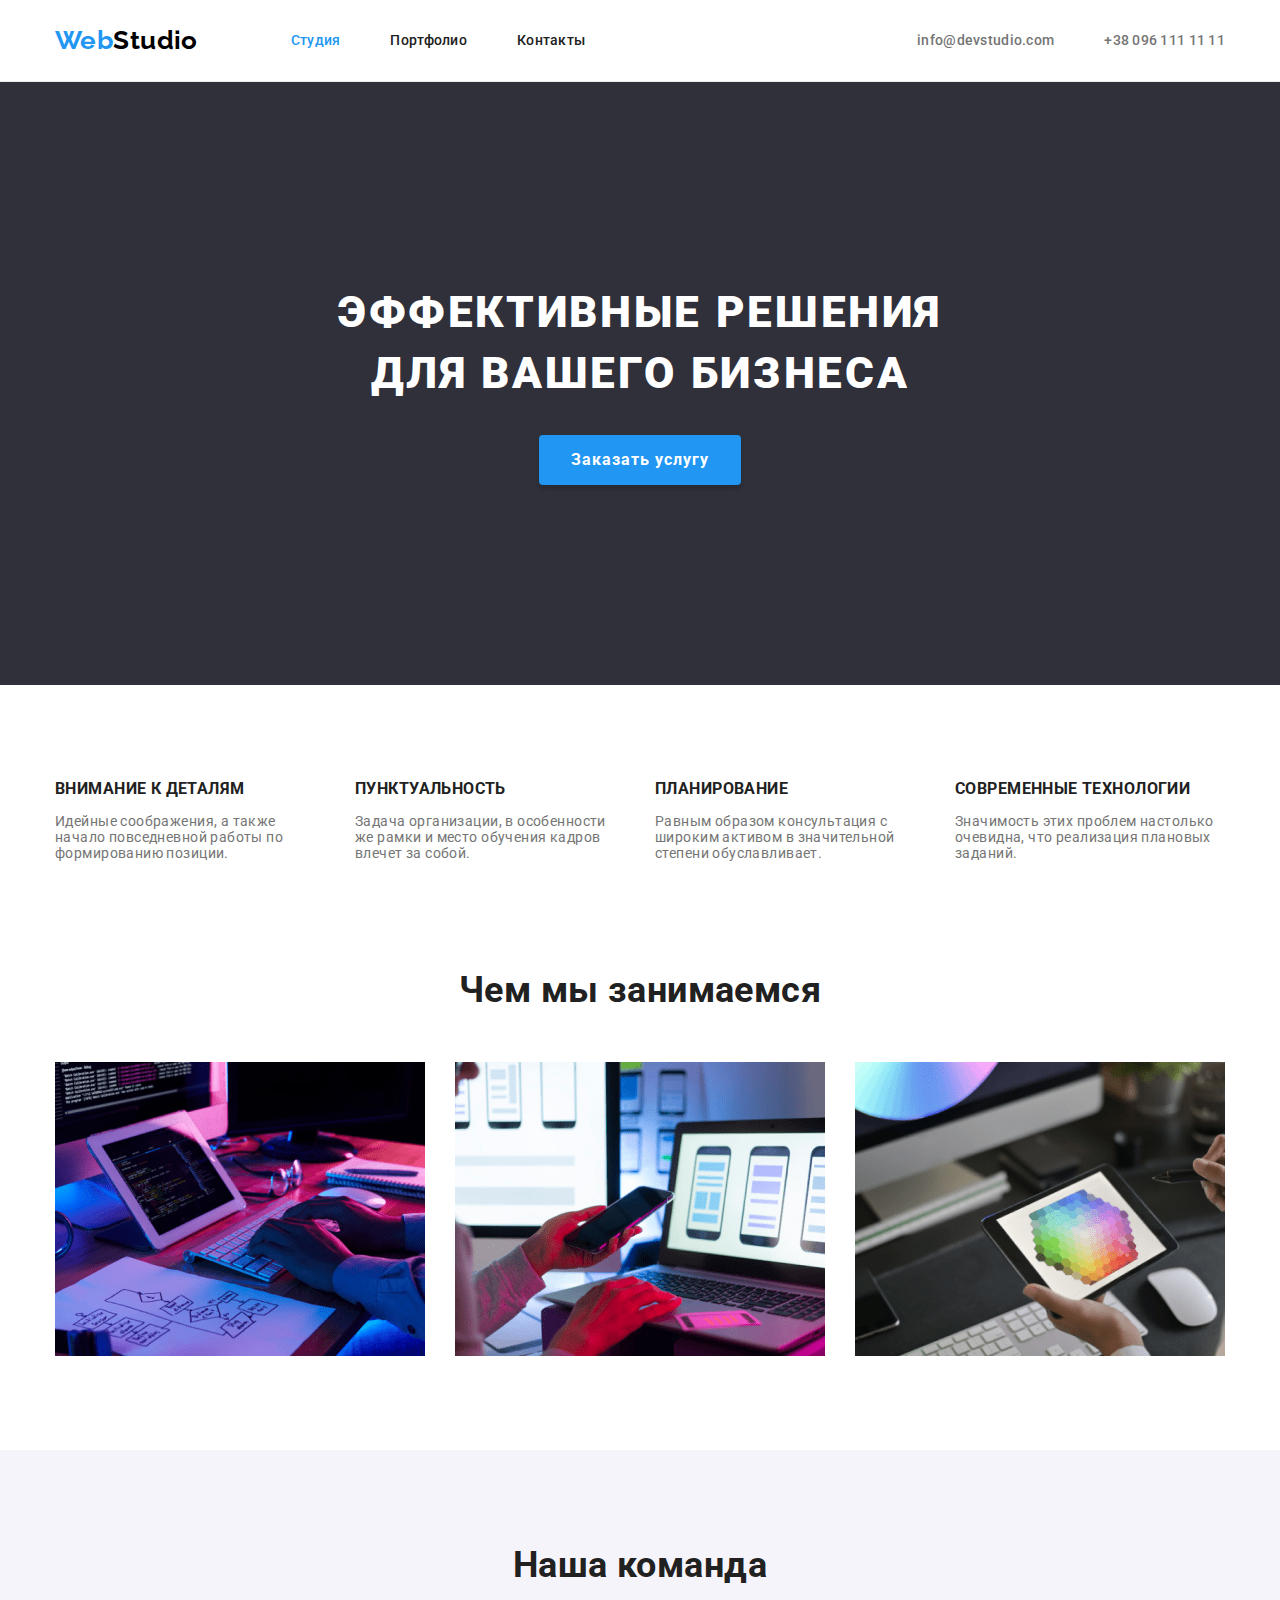
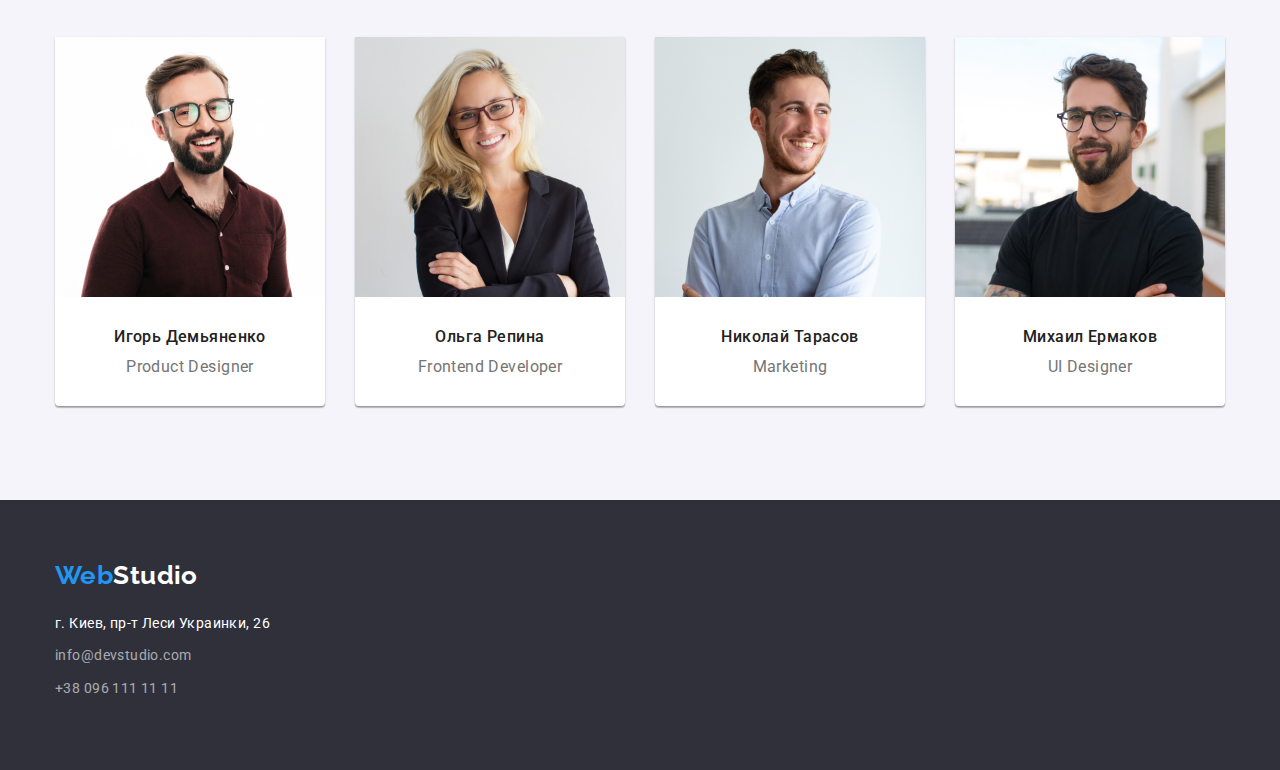
<file: index.html>
<!DOCTYPE html>
<html lang="ru">
<head>
    <meta charset="UTF-8">
    <meta http-equiv="X-UA-Compatible" content="IE=edge">
    <meta name="viewport" content="width=device-width, initial-scale=1.0">
    <title>WebStudio</title>
    <link rel="preconnect" href="https://fonts.googleapis.com">
    <link rel="preconnect" href="https://fonts.gstatic.com" crossorigin>
    <link rel="preconnect" href="https://fonts.googleapis.com">
    <link rel="preconnect" href="https://fonts.gstatic.com" crossorigin>
    <link href="https://fonts.googleapis.com/css2?family=Raleway:wght@700&family=Roboto:wght@400;500;700;900&display=swap"
        rel="stylesheet">
    <link rel="stylesheet" href="https://minhaskamal.github.io/DownGit/#/home?url=https://github.com/sindresorhus/modern-normalize/blob/main/modern-normalize.css">
    <link rel="stylesheet" href="./css/styles.css">
    
</head>
<body>    
    <!-- Header -->
    <header class="header">

        <div class="container main-nav">
            <nav class="nav">
                <a href="./index.html" class="header-logo link">
                    Web<span class="header-logo-decoration">Studio</span>
                </a>
                <ul class="header-nav list">
                    <li class="header-nav-item"><a href="./index.html" class="link current">Студия</a></li>
                    <li class="header-nav-item"><a href="./portfolio.html" class="link">Портфолио</a></li>
                    <li class="header-nav-item"><a href="#" class="link">Контакты</a></li>
                </ul>
            </nav>
            <ul class="header-auth list">
                <li class="header-auth-item"><a href="mailto:info@devstudio.com" class="link">info@devstudio.com</a></li>
                <li class="header-auth-item"><a href="tel:+380961111111" class="link">+38 096 111 11 11</a></li>
            </ul>
        </div>
        
    </header>
        
    <main>
        <!-- Herro -->
        <section class="hero">

            <div class="container">
                <h1 class="hero-title">Эффективные решения <br> для вашего бизнеса</h1>
                <button class="btn btn-primary" type="button">Заказать услугу</button>
            </div>     
                    
        </section>
        <!-- Features section -->
        <section class="section">

            <div class="container">
                <h2 class="section-title" hidden>Особенности</h2>
                <ul class="features-list list">
                    <li class="features-list-item">
                        <h3 class="features-title">Внимание к деталям</h3>
                        <p class="features-text">Идейные соображения, а также начало повседневной работы по формированию позиции.</p>
                    </li>
                    <li class="features-list-item">
                        <h3 class="features-title">Пунктуальность</h3>
                        <p class="features-text">Задача организации, в особенности же рамки и место обучения кадров влечет за собой.</p>
                    </li>
                    <li class="features-list-item">
                        <h3 class="features-title">Планирование</h3>
                        <p class="features-text">Равным образом консультация с широким активом в значительной степени обуславливает.</p>
                    </li>
                    <li class="features-list-item">
                        <h3 class="features-title">Современные технологии</h3>
                        <p class="features-text">Значимость этих проблем настолько очевидна, что реализация плановых заданий.</p>
                    </li>
                </ul>
            </div>
            
        </section>
        <!-- What are we doing section -->
        <section  class="section section-no-padding">

            <div class="container">
                <h2 class="section-title">Чем мы занимаемся</h2>
                <ul class="do-list list">
                    <li>
                        <img src="./images/img1.png" class="do-img" width="370" alt="Планшет с клавиатурой">
                    </li>
                    <li>
                        <img src="./images/img2.png" class="do-img" width="370" alt="Ноутбук">
                    </li>
                    <li>
                        <img src="./images/img3.png" class="do-img" width="370" alt="Планшет">
                    </li>
                </ul>
            </div>
            
        </section>
        <!-- Team section -->
        <section  class="team section">

            <div class="container">
                <h2 class="section-title">Наша команда</h2>
                <ul class="team-list list">
                    <li class="team-item">
                        <img src="./images/ph1.jpg" class="team-img" width="270" alt="Игорь Демьяненко">
                        <h3 class="team-title">Игорь Демьяненко</h3>
                        <p class="team-text">Product Designer</p>
                    </li>
                    <li class="team-item">
                        <img src="./images/ph2.jpg" class="team-img" width="270" alt="Ольга Репина">
                        <h3 class="team-title">Ольга Репина</h3>
                        <p class="team-text">Frontend Developer</p>
                    </li>
                    <li class="team-item">
                        <img src="./images/ph3.jpg" class="team-img" width="270" alt="Николай Тарасов">
                        <h3 class="team-title">Николай Тарасов</h3>
                        <p class="team-text">Marketing</p>
                    </li>
                    <li class="team-item">
                        <img src="./images/ph4.jpg" class="team-img" width="270" alt="Михаил Ермаков">
                        <h3 class="team-title">Михаил Ермаков</h3>
                        <p class="team-text">UI Designer</p>
                    </li>
                </ul>
            </div>
            
        </section>
    </main>
    <!-- Footer section -->
    <footer class="footer">

        <div class="container">
            <a href="./index.html" class="footer-logo">Web<span class="footer-logo-decoration">Studio</span>
            </a>
            <address class="adress-block">
                <ul class="footer-info list">
                    <li class="footer-info-item"><a href="https://goo.gl/maps/WekGNERd3yGUQuFB7" class="footer-adress-link" target="_blank">г. Киев, пр-т
                            Леси Украинки, 26</a></li>
                    <li class="footer-info-item"><a href="mailto:info@devstudio.com" class="link">info@devstudio.com</a></li>
                    <li class="footer-info-item"><a href="tel:+380961111111" class="link">+38 096 111 11 11</a></li>
                </ul>
            </address>
        </div>
        
    </footer>
</body>
</html>
</file>
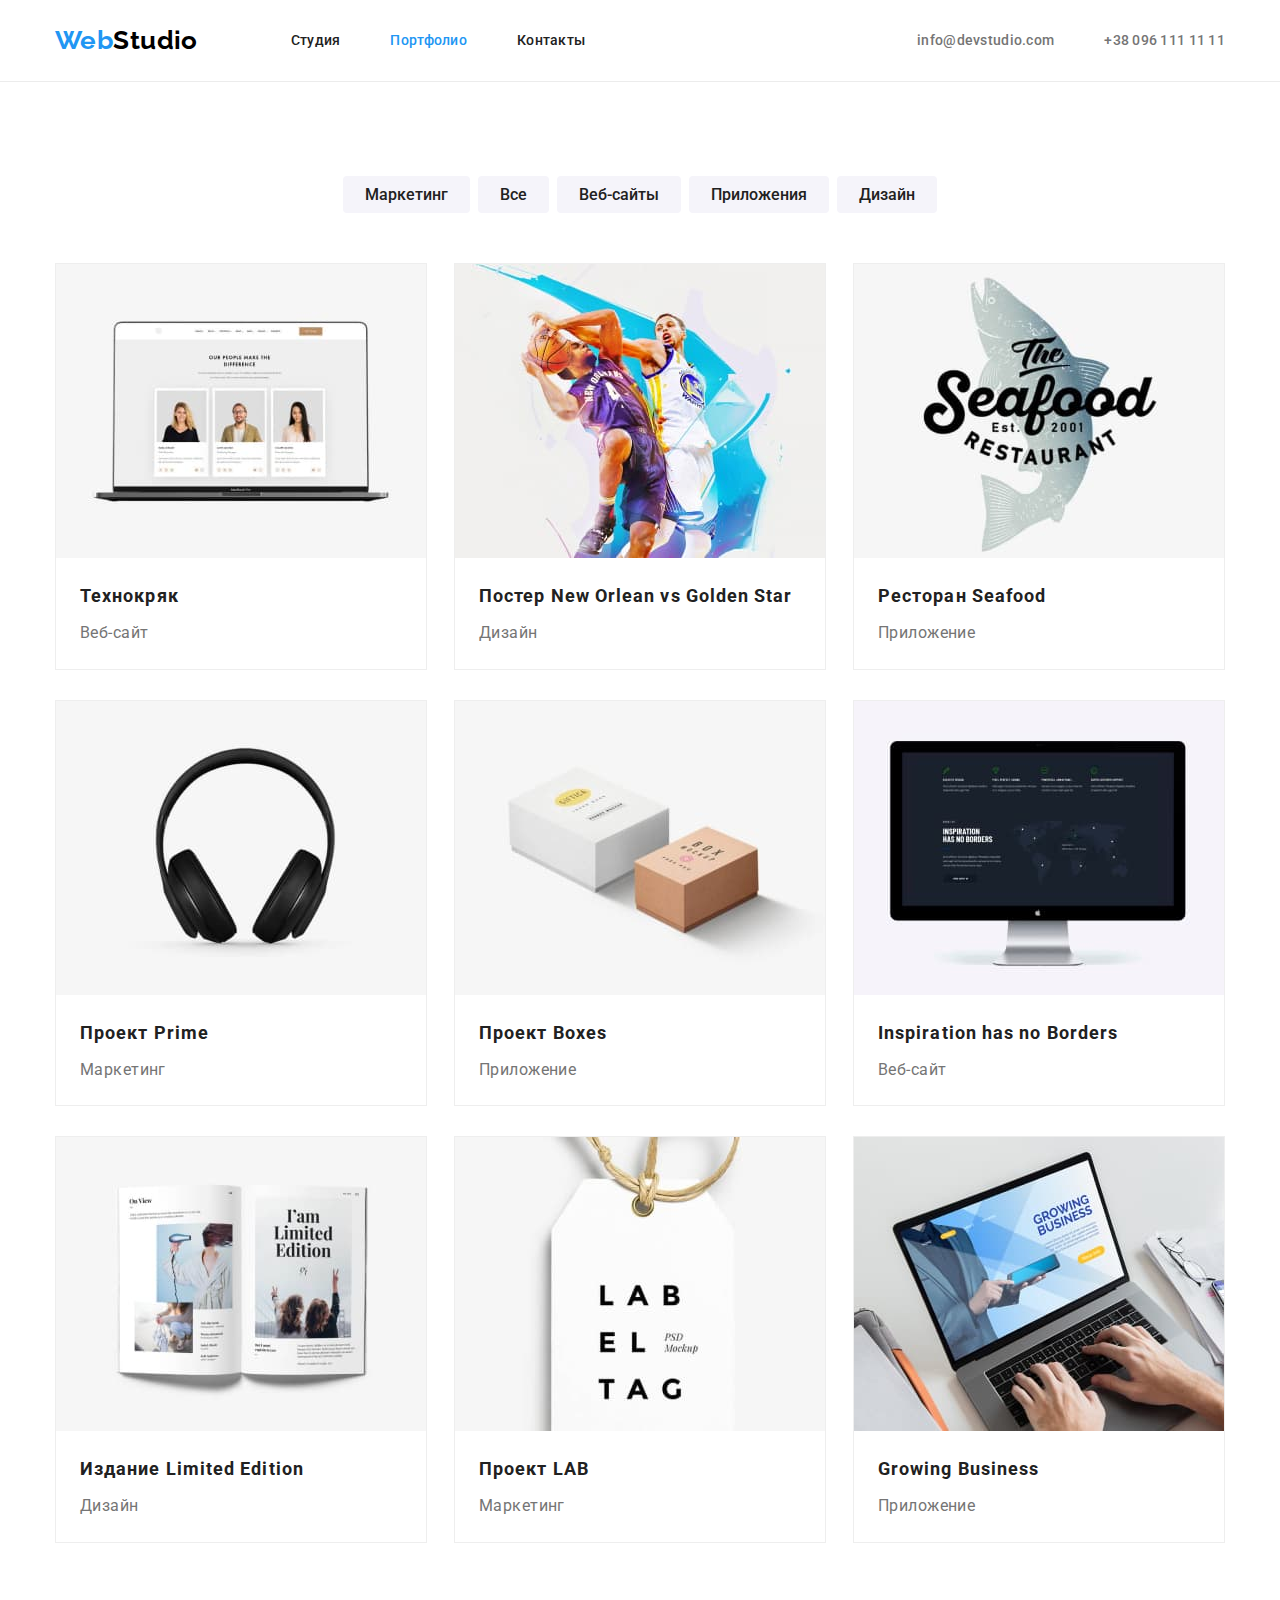
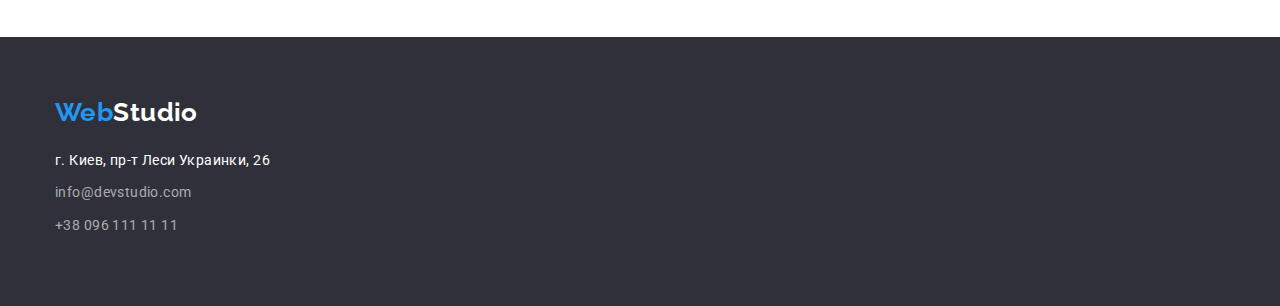
<file: portfolio.html>
<!DOCTYPE html>
<html lang="ru">

<head>
    <meta charset="UTF-8">
    <meta http-equiv="X-UA-Compatible" content="IE=edge">
    <meta name="viewport" content="width=device-width, initial-scale=1.0">
    <title>WebStudio</title>
    <link rel="preconnect" href="https://fonts.googleapis.com">
    <link rel="preconnect" href="https://fonts.gstatic.com" crossorigin>
    <link rel="preconnect" href="https://fonts.googleapis.com">
    <link rel="preconnect" href="https://fonts.gstatic.com" crossorigin>
    <link
        href="https://fonts.googleapis.com/css2?family=Raleway:wght@700&family=Roboto:wght@400;500;700;900&display=swap"
        rel="stylesheet">
    <link rel="stylesheet" href="https://minhaskamal.github.io/DownGit/#/home?url=https://github.com/sindresorhus/modern-normalize/blob/main/modern-normalize.css">
    <link rel="stylesheet" href="./css/styles.css">
</head>

<body>
    <!-- Header -->
    <header class="header">
    
        <div class="container main-nav">
            <nav class="nav">
                <a href="./index.html" class="header-logo link">
                    Web<span class="header-logo-decoration">Studio</span>
                </a>
                <ul class="header-nav list">
                    <li class="header-nav-item"><a href="./index.html" class="link">Студия</a></li>
                    <li class="header-nav-item"><a href="./portfolio.html" class="link current">Портфолио</a></li>
                    <li class="header-nav-item"><a href="#" class="link">Контакты</a></li>
                </ul>
            </nav>
            <ul class="header-auth list">
                <li class="header-auth-item"><a href="mailto:info@devstudio.com" class="link">info@devstudio.com</a></li>
                <li class="header-auth-item"><a href="tel:+380961111111" class="link">+38 096 111 11 11</a></li>
            </ul>
        </div>
    
    </header>
    
    <main>
        <!-- Herro -->
        <section class="section">

            <div class="container">
                <h1 class="section-title" hidden>Портфолио</h1>
                <ul class="list portfolio-tab-list">
                    <li class="portfolio-tab-item"><button class="btn-tab" type="button">Маркетинг</button></li>
                    <li class="portfolio-tab-item"><button class="btn-tab" type="button">Все</button></li>
                    <li class="portfolio-tab-item"><button class="btn-tab" type="button">Веб-сайты</button></li>
                    <li class="portfolio-tab-item"><button class="btn-tab" type="button">Приложения</button></li>
                    <li class="portfolio-tab-item"><button class="btn-tab" type="button">Дизайн</button></li>
                </ul>
                <ul class="portfolio-list list">
                    <li class="portfolio-item">
                        <a href="" class="link"><img src="./images/pt1.jpg" class="pirtfilio-img" alt="Технокряк" width="370">
                            <h2 class="portfolio-item-title">Технокряк</h2>
                            <p class="portfolio-item-text">Веб-сайт</p>
                        </a>
                    </li>
                    <li class="portfolio-item">
                        <a href="" class="link"><img src="./images/pt2.jpg" class="pirtfilio-img" alt="Постер New Orlean vs Golden Star" width="370">
                            <h2 class="portfolio-item-title">Постер New Orlean vs Golden Star</h2>
                            <p class="portfolio-item-text">Дизайн</p>
                        </a>
                    </li>
                    <li class="portfolio-item">
                        <a href="" class="link"><img src="./images/pt3.jpg" class="pirtfilio-img" alt="Ресторан Seafood" width="370">
                            <h2 class="portfolio-item-title">Ресторан Seafood</h2>
                            <p class="portfolio-item-text">Приложение</p>
                        </a>
                    </li>
                    <li class="portfolio-item">
                        <a href="" class="link"><img src="./images/pt4.jpg" class="pirtfilio-img" alt="Проект Prime" width="370">
                            <h2 class="portfolio-item-title">Проект Prime</h2>
                            <p class="portfolio-item-text">Маркетинг</p>
                        </a>
                    </li>
                    <li class="portfolio-item">
                        <a href="" class="link"><img src="./images/pt5.jpg" class="pirtfilio-img" alt="Проект Boxes" width="370">
                            <h2 class="portfolio-item-title">Проект Boxes</h2>
                            <p class="portfolio-item-text">Приложение</p>
                        </a>
                    </li>
                    <li class="portfolio-item">
                        <a href="" class="link"><img src="./images/pt6.jpg" class="pirtfilio-img" alt="Inspiration has no Borders" width="370">
                            <h2 class="portfolio-item-title">Inspiration has no Borders</h2>
                            <p class="portfolio-item-text">Веб-сайт</p>
                        </a>
                    </li>
                    <li class="portfolio-item">
                        <a href="" class="link"><img src="./images/pt7.jpg" class="pirtfilio-img" alt="Издание Limited Edition" width="370">
                            <h2 class="portfolio-item-title">Издание Limited Edition</h2>
                            <p class="portfolio-item-text">Дизайн</p>
                        </a>
                    </li>
                    <li class="portfolio-item">
                        <a href="" class="link"><img src="./images/pt8.jpg" class="pirtfilio-img" alt="Проект LAB" width="370">
                            <h2 class="portfolio-item-title">Проект LAB</h2>
                            <p class="portfolio-item-text">Маркетинг</p>
                        </a>
                    </li>
                    <li class="portfolio-item">
                        <a href="" class="link"><img src="./images/pt9.jpg" class="pirtfilio-img" alt="Growing Business" width="370">
                            <h2 class="portfolio-item-title">Growing Business</h2>
                            <p class="portfolio-item-text">Приложение</p>
                        </a>
                    </li>
                </ul>
            </div>
            
        </section>
    </main>
    <!-- Footer section -->
    <footer class="footer">
    
        <div class="container">
            <a href="./index.html" class="footer-logo">Web<span class="footer-logo-decoration">Studio</span>
            </a>
            <address class="adress-block">
                <ul class="footer-info list">
                    <li class="footer-info-item"><a href="https://goo.gl/maps/WekGNERd3yGUQuFB7" class="footer-adress-link"
                            target="_blank">г. Киев, пр-т
                            Леси Украинки, 26</a></li>
                    <li class="footer-info-item"><a href="mailto:info@devstudio.com" class="link">info@devstudio.com</a>
                    </li>
                    <li class="footer-info-item"><a href="tel:+380961111111" class="link">+38 096 111 11 11</a></li>
                </ul>
            </address>
        </div>
    
    </footer>
</body>
</html>
</file>
<file: css/styles.css>
/* Second bgColor #F5F4FA  */

:root {
  /* Main colors */
  --mainBlue: #2196f3;
  --mainGray: #757575;
  --mainBlack: #212121;
  --mainWhite: #ffffff;

  /* Bachgraund colors */
  --secondBg: #f5f4fa;
  --darkBg: #2f303a;

  /* Border color */
  --mainBorder: #eeeeee;
  --secondBorder: #ececec;

  /* Font family */
  --mainFont: "Roboto";
  --secondFont: "Raleway";
}

/* Site styles */
html {
  /* box-sizing: border-box; */
}

*,
*::before,
*::after {
  box-sizing: border-box;
}

body {
  margin: 0;
  font-size: 14px;
  letter-spacing: 0.03em;
  color: var(--mainGray);
  background-color: var(--mainWhite);
  font-family: var(--mainFont), "Arial", sans-serif;
}

/* Container style*/
.container {
  width: 1200px;
  margin: 0 auto;
  padding: 0 15px;

  /* outline: 1px solid #ddd; */
}

.list {
  list-style: none;
  margin: 0;
  padding: 0;
}

.link {
  text-decoration: none;
  font-style: normal;
  color: var(--mainGray);
}

.section {
  padding: 94px 0;
}

.section-no-padding {
  padding-top: 0;
}

.section-title {
  font-weight: 700;
  font-size: 36px;
  line-height: 1.2;
  text-align: center;
  color: var(--mainBlack);
  margin: 0 0 50px 0;
}

/* Link hover decoration */
.header-nav .link:hover,
.header-nav .link:focus,
.header-auth .link:hover,
.header-auth .link:focus,
.footer-info .link:hover,
.footer-info .link:focus,
.footer-adress-link:hover,
.footer-adress-link:focus {
  color: var(--mainBlue);
}

/* Header section  */
.header {
  border-bottom: 1px solid var(--secondBorder);
}

.main-nav {
  display: flex;
  align-items: center;
  justify-content: space-between;
}

/* Logo */
.header-logo {
  text-decoration: none;
  font-family: var(--secondFont);
  font-weight: 700;
  font-size: 26px;
  line-height: 1.2;
  color: var(--mainBlue);
}

.header-logo-decoration {
  color: #000000;
}

.nav {
  display: flex;
  align-items: center;
}

.header-nav {
  display: flex;
  margin-left: 93px;
}

.header-nav-item {
}

.header-nav-item:not(:last-child) {
  margin-right: 50px;
}

.header-nav .link {
  display: block;
  padding: 32px 0;

  font-weight: 500;
  line-height: 1.2;
  letter-spacing: 0.02em;
  color: var(--mainBlack);
}

.header-nav .current {
  color: var(--mainBlue);
}

.header-auth {
  display: flex;
  justify-content: end;
}

.header-auth-item {
  /* padding: 32px 0; */
}

.header-auth-item:not(:last-child) {
  margin-right: 50px;
}

.header-auth .link {
  display: block;
  padding: 32px 0;

  font-weight: 500;
  line-height: 1.2;
  letter-spacing: 0.02em;
  color: var(--mainGray);
}

/* Main section home page */

/* Hero section */
.hero {
  background-color: var(--darkBg);
  padding: 200px 0;
  text-align: center;
}

.hero-title {
  font-weight: 900;
  font-size: 44px;
  line-height: 1.4;
  letter-spacing: 0.06em;
  text-transform: uppercase;
  color: var(--mainWhite);
  margin: 0 0 30px 0;
}

.btn {
  display: inline-block;
  cursor: pointer;
  font-family: var(--mainFont);
  font-weight: 700;
  font-size: 16px;
  line-height: 1.9;
  align-items: center;
  text-align: center;
  letter-spacing: 0.06em;
  min-width: 200px;
  padding: 10px 32px;
  border: 0;
  border-radius: 4px;
}

.btn-primary {
  color: var(--mainWhite);
  background-color: var(--mainBlue);
  box-shadow: 0px 4px 4px rgba(0, 0, 0, 0.15);
  border-color: transparent;
}

/* Features section */
.features-title {
  font-weight: bold;
  line-height: 1.2;
  text-transform: uppercase;
  color: var(--mainBlack);
  margin: 0 0 10px 0;
}

.features-list {
  display: flex;
  flex-wrap: wrap;
}

.features-list-item {
  width: 270px;
}

.features-list-item:not(:last-child) {
  margin-right: 30px;
}

. .features-text {
  line-height: 1.7;
  margin: 0;
}

/* What are we doing section */
.do-list {
  display: flex;
  justify-content: space-between;
  flex-wrap: wrap;
}

.do-img {
  display: block;
}

/* Team section */
.team {
  background-color: var(--secondBg);
}

.team-list {
  display: flex;
  justify-content: space-between;
  flex-wrap: wrap;
}

.team-item {
  text-align: center;
  padding-bottom: 30px;
  background: var(--mainWhite);
  box-shadow: 0px 1px 3px rgba(0, 0, 0, 0.12), 0px 1px 1px rgba(0, 0, 0, 0.14),
    0px 2px 1px rgba(0, 0, 0, 0.2);
  border-radius: 0px 0px 4px 4px;
}

.team-img {
  display: block;
  margin: 0 auto 30px auto;
}

.team-title {
  font-weight: 500;
  font-size: 16px;
  line-height: 1.2;
  color: var(--mainBlack);
  margin: 0 0 10px 0;
}

.team-text {
  font-size: 16px;
  line-height: 1.2;
  margin: 0;
}

/* Footer section */
.footer {
  background-color: var(--darkBg);
  padding: 60px 0;
}

.footer-logo {
  display: inline-block;
  text-decoration: none;
  font-family: var(--secondFont);
  font-weight: 700;
  font-size: 26px;
  line-height: 1.2;
  color: var(--mainBlue);
  margin: 0 0 20px 0;
}

.footer-logo-decoration {
  color: var(--mainWhite);
}

.footer-info-item {
  margin: 0 0 9px 0;
}

.adress-block {
  font-style: normal;
}

.footer-adress-link {
  text-decoration: none;
  line-height: 24px;
  color: var(--mainWhite);
}

.footer-info .link {
  line-height: 1.7;
  color: rgb(255, 255, 255, 0.6);
}

/* Main section portfolio */
.portfolio-tab-list {
  display: flex;
  justify-content: center;
  margin: 0 0 50px 0;
}

.portfolio-tab-item:not(:last-child) {
  margin-right: 8px;
}

.btn-tab {
  padding: 6px 22px;
  border: 0;
  border-radius: 4px;

  cursor: pointer;
  font-family: var(--mainFont);
  font-weight: 500;
  font-size: 16px;
  line-height: 1.6;
  text-align: center;
  color: var(--mainBlack);
  background-color: var(--secondBg);
}

.btn-tab:hover,
.btn-tab:focus {
  color: var(--mainWhite);
  box-shadow: 0px 3px 1px rgba(0, 0, 0, 0.1), 0px 1px 2px rgba(0, 0, 0, 0.08),
    0px 2px 2px rgba(0, 0, 0, 0.12);
  background-color: var(--mainBlue);
}

.portfolio-list {
  display: flex;
  flex-wrap: wrap;
  justify-content: space-between;
}

.portfolio-item {
  border: 1px solid var(--mainBorder);
  box-sizing: border-box;
  padding: 0 0 20px 0;
}

.portfolio-item:not(:nth-last-child(-n + 3)) {
  margin-bottom: 30px;
}

/* .portfolio-item:not(:nth-child(3n)) {
  margin-right: 30px;
} */

.pirtfilio-img {
  display: block;
  margin: 0 0 20px 0;
}

.portfolio-item-title {
  font-weight: bold;
  font-size: 18px;
  line-height: 2;
  letter-spacing: 0.06em;
  color: var(--mainBlack);
  margin: 0 0 4px 0;
  padding: 0 0 0 24px;
}

.portfolio-item-text {
  font-size: 16px;
  line-height: 1.9;
  margin: 0;
  padding: 0 0 0 24px;
}
</file>
